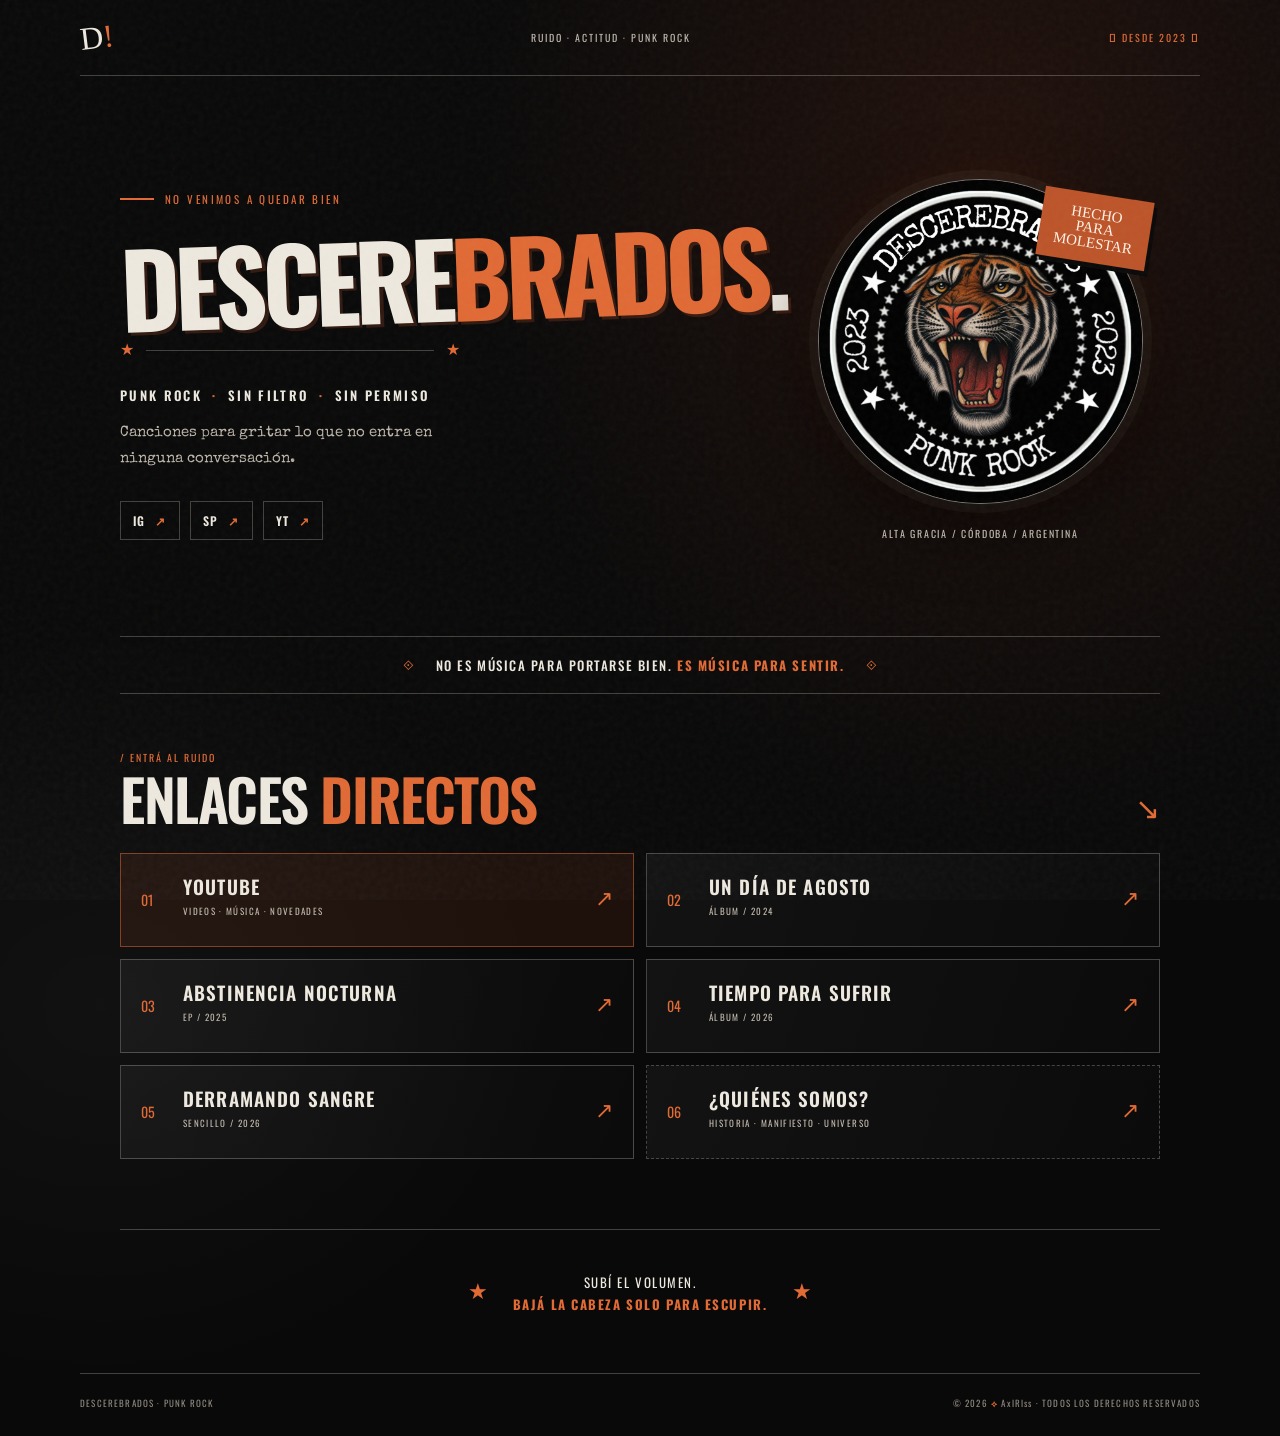
<file: index.html>
<!DOCTYPE html>
<html lang="es">
<head>
  <meta charset="UTF-8">
  <meta name="viewport" content="width=device-width, initial-scale=1.0">
  <meta name="theme-color" content="#090909">
  <meta name="description" content="Descerebrados — Punk Rock. Música sin anestesia.">
  <title>DESCEREBRADOS — Punk Rock</title>
  <link rel="preconnect" href="https://fonts.googleapis.com">
  <link rel="preconnect" href="https://fonts.gstatic.com" crossorigin>
  <link href="https://fonts.googleapis.com/css2?family=Special+Elite&family=Oswald:wght@400;500;600;700&family=Permanent+Marker&display=swap" rel="stylesheet">
  <link rel="stylesheet" href="style.css">
  <link rel="icon" type="image/jpeg" href="img/descerebrados.jpg">
</head>
<body>
  <div class="grain" aria-hidden="true"></div>
  <header class="topbar">
    <a class="wordmark" href="index.html" aria-label="Descerebrados, inicio">D<span>!</span></a>
    <span class="topbar-note">RUIDO · ACTITUD · PUNK ROCK</span>
    <span class="edition">𓂃 DESDE 2023 𓂃</span>
  </header>

  <main class="page-shell">
    <section class="hero">
      <div class="hero-copy">
        <p class="eyebrow"><span class="eyebrow-line"></span> NO VENIMOS A QUEDAR BIEN</p>
        <h1>DESCERE<span class="title-scratch">BRADOS</span><span class="title-dot">.</span></h1>
        <div class="hero-rule"><span>★</span><span class="rule-line"></span><span>★</span></div>
        <p class="hero-description">PUNK ROCK <b>·</b> SIN FILTRO <b>·</b> SIN PERMISO</p>
        <p class="hero-note">Canciones para gritar lo que no entra en ninguna conversación.</p>

        <div class="socials" aria-label="Redes y plataformas">
          <a href="https://www.instagram.com/descerebradospunk?rpxt=M2lobWRsZ2F1aWp5" title="Instagram" aria-label="Instagram">IG <span>↗</span></a>
          <a href="https://open.spotify.com/artist/02fVrUEDbxpB2tgXLrXdPh?si=jeLZSshETL2uIfMCENlvfA&utm_source=copy-link" title="Spotify" aria-label="Spotify">SP <span>↗</span></a>
          <a href="https://youtube.com/@descerebradospunk?si=O5l0WMzapq0pIVds" title="YouTube" aria-label="YouTube">YT <span>↗</span></a>
        </div>
      </div>

      <div class="hero-art">
        <div class="art-stamp">HECHO<br>PARA<br>MOLESTAR</div>
        <div class="logo-frame">
          <img src="img/descerebrados.jpg" alt="Emblema de Descerebrados: un tigre rugiendo rodeado por el nombre de la banda">
        </div>
        <span class="art-caption">ALTA GRACIA / CÓRDOBA / ARGENTINA</span>
      </div>
    </section>

    <section class="manifest-strip">
      <span class="strip-star">⟐</span>
      <p>NO ES MÚSICA PARA PORTARSE BIEN. <strong>ES MÚSICA PARA SENTIR.</strong></p>
      <span class="strip-star">⟐</span>
    </section>

    <section class="links-section">
      <div class="section-heading">
        <span class="section-index"> / ENTRÁ AL RUIDO</span>
        <h2>ENLACES <em>DIRECTOS</em></h2>
        <span class="heading-mark">↘</span>
      </div>

      <div class="links">
        <a class="link-card link-main" href="https://youtube.com/@descerebradospunk?si=O5l0WMzapq0pIVds">
          <span class="link-number">01</span><span class="link-label">YOUTUBE</span><span class="link-sub">VIDEOS · MÚSICA · NOVEDADES</span><span class="link-arrow">↗</span>
        </a>
        <a class="link-card" href="https://youtube.com/playlist?list=OLAK5uy_nI7erVl03Zz8Q6A6b9JojOai1NKm7esso&si=NfUvljk67UU0oKY1">
          <span class="link-number">02</span><span class="link-label">UN DÍA DE AGOSTO</span><span class="link-sub">ÁLBUM / 2024</span><span class="link-arrow">↗</span>
        </a>
        <a class="link-card" href="https://www.youtube.com/watch?v=nkx_JwMuAl4&list=OLAK5uy_ntcu2CamSIvmJQ2w4Q-isyV2_NoxkYuB8">
          <span class="link-number">03</span><span class="link-label">ABSTINENCIA NOCTURNA</span><span class="link-sub">EP / 2025</span><span class="link-arrow">↗</span>
        </a>
        <a class="link-card" href="https://youtube.com/playlist?list=OLAK5uy_mvg9mj_Gw8fTQRAodVWlT4DooTTb1y5MU&si=VgX7QgdFvApoIN7x ">
          <span class="link-number">04</span><span class="link-label">TIEMPO PARA SUFRIR</span><span class="link-sub">ÁLBUM / 2026</span><span class="link-arrow">↗</span>
        </a>
         <a class="link-card" href="https://youtube.com/playlist?list=OLAK5uy_nfcNLJDIbh2gyM3xZ7RZw9WMGU2oznl8U&si=I6-kHShzOt-xz66W ">
          <span class="link-number">05</span><span class="link-label">DERRAMANDO SANGRE</span><span class="link-sub">SENCILLO / 2026</span><span class="link-arrow">↗</span>
        </a>
        <a class="link-card link-bio" href="quien-soy.html">
          <span class="link-number">06</span><span class="link-label">¿QUIÉNES SOMOS?</span><span class="link-sub">HISTORIA · MANIFIESTO · UNIVERSO</span><span class="link-arrow">↗</span>
        </a>
       
      </div>
    </section>

    <section class="closing">
      <span class="closing-star">★</span>
      <p>SUBÍ EL VOLUMEN.<br><strong>BAJÁ LA CABEZA SOLO PARA ESCUPIR.</strong></p>
      <span class="closing-star">★</span>
    </section>
  </main>

  <footer>
    <span>DESCEREBRADOS · PUNK ROCK</span>
    <span>© 2026 <b>⟡</b> AxlRlss · TODOS LOS DERECHOS RESERVADOS</span>
  </footer>
</body>
</html>
</file>
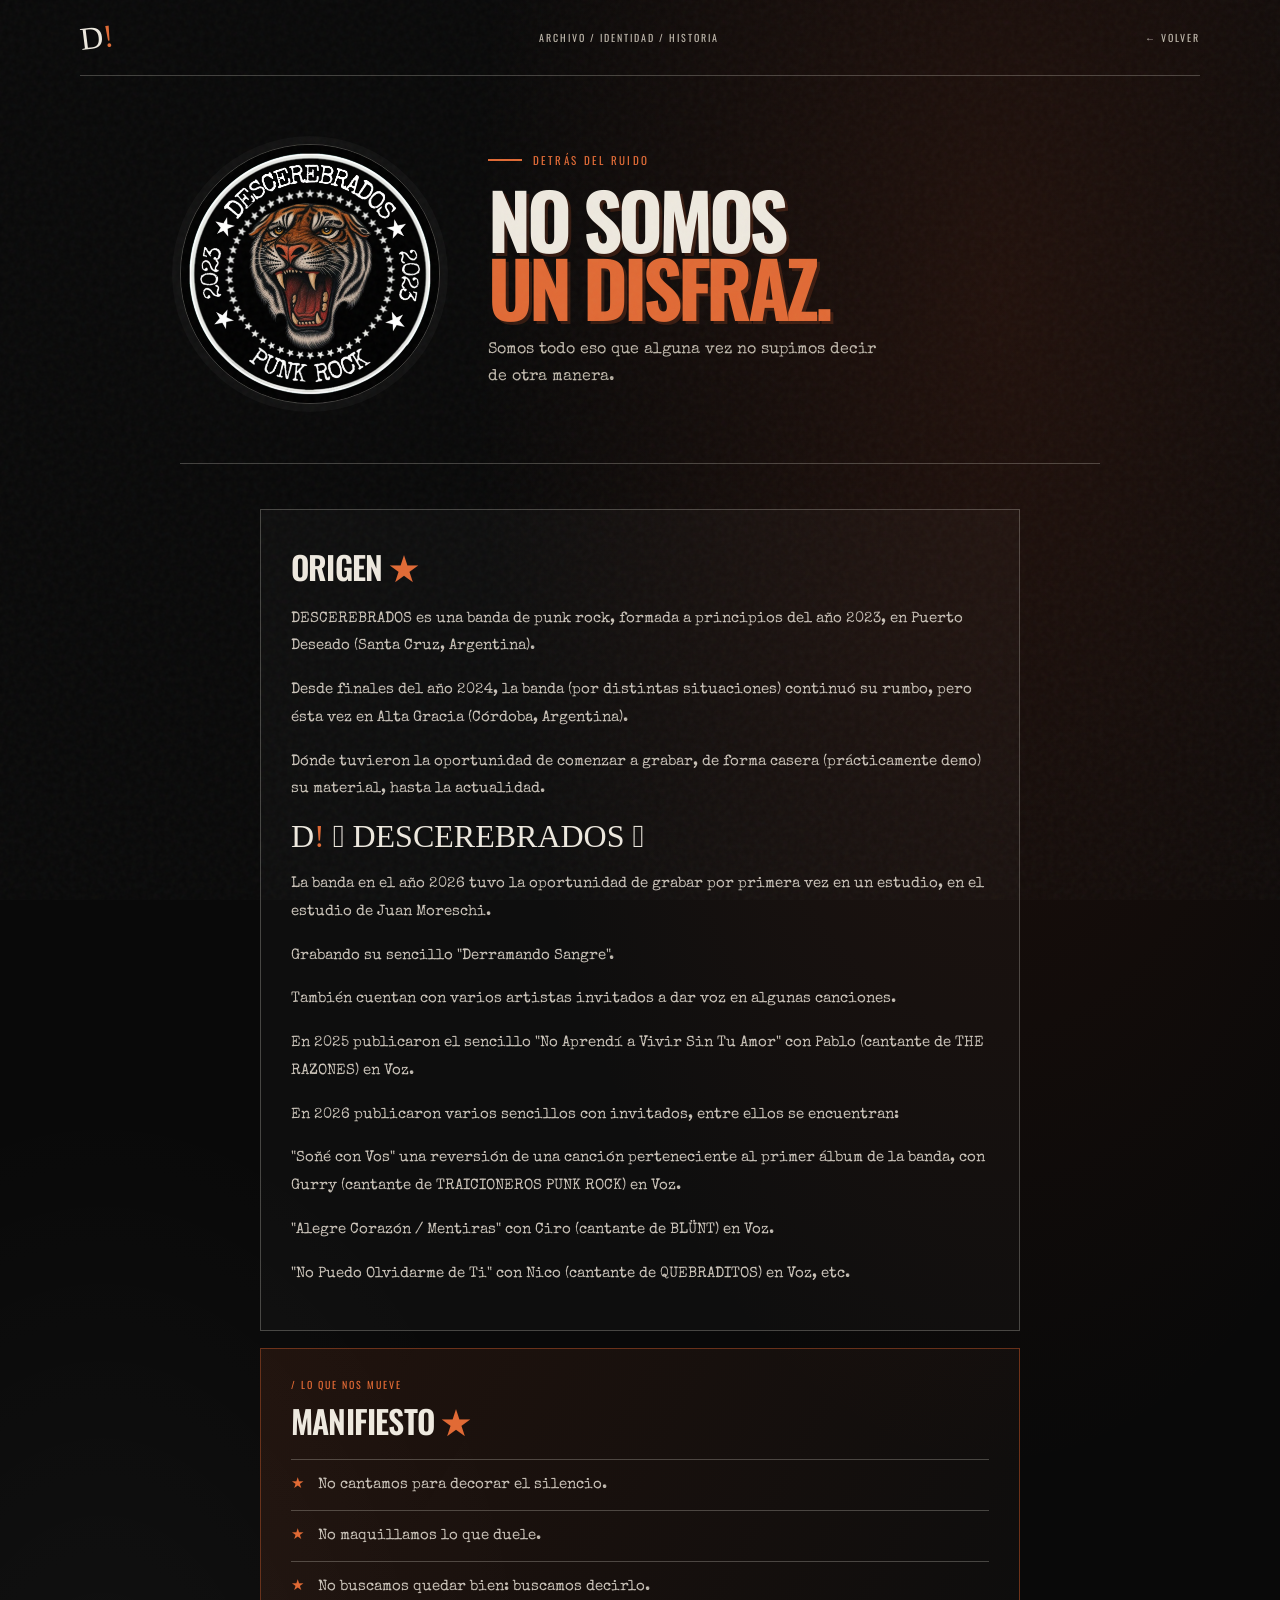
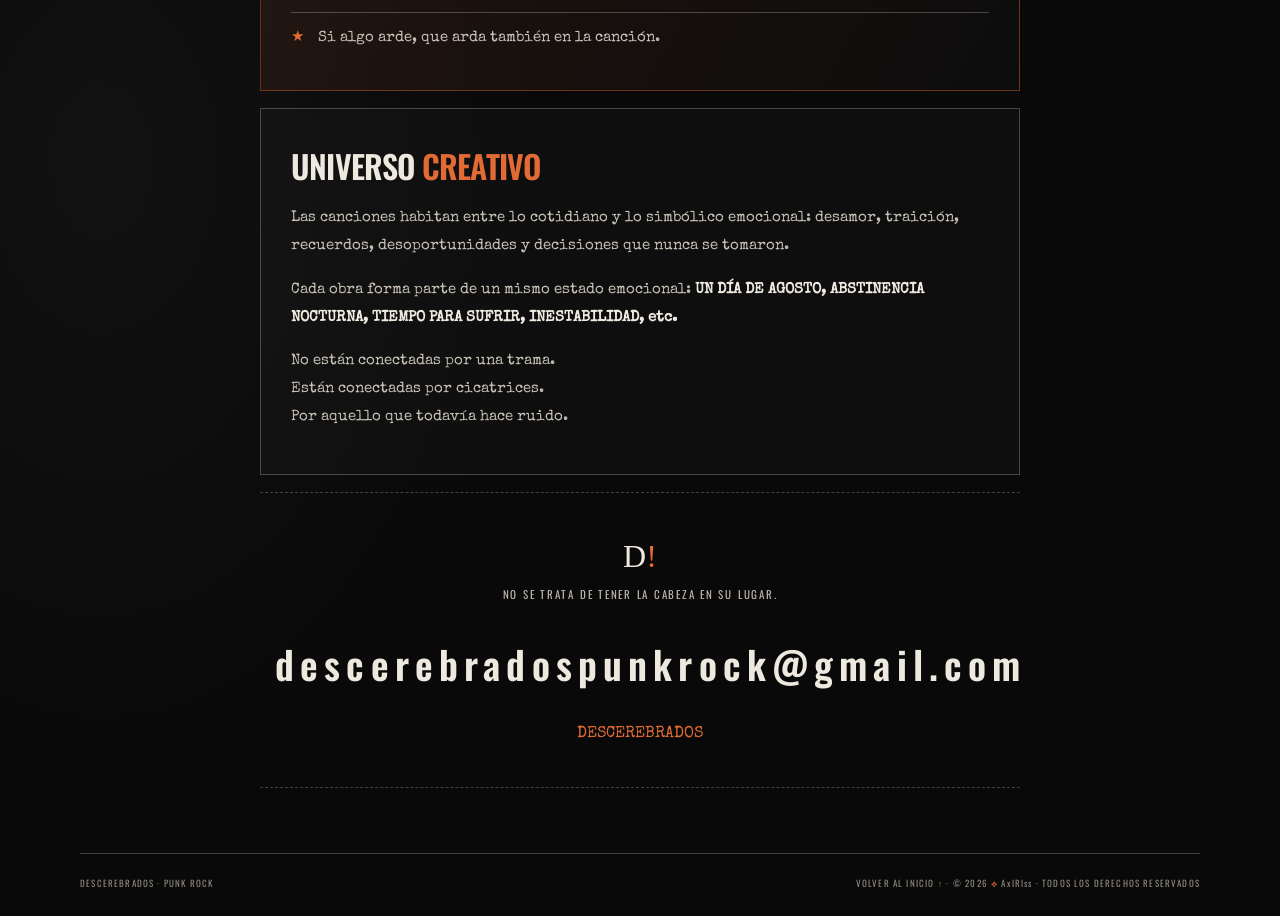
<file: quien-soy.html>
<!DOCTYPE html>
<html lang="es">
<head>
  <meta charset="UTF-8">
  <meta name="viewport" content="width=device-width, initial-scale=1.0">
  <meta name="theme-color" content="#090909">
  <title>DESCEREBRADOS — La historia</title>
  <link rel="preconnect" href="https://fonts.googleapis.com">
  <link rel="preconnect" href="https://fonts.gstatic.com" crossorigin>
  <link href="https://fonts.googleapis.com/css2?family=Special+Elite&family=Oswald:wght@400;500;600;700&family=Permanent+Marker&display=swap" rel="stylesheet">
  <link rel="stylesheet" href="style.css">
  <link rel="icon" type="image/jpeg" href="img/descerebrados.jpg">
</head>
<body class="bio-page">
  <div class="grain" aria-hidden="true"></div>
  <header class="topbar">
    <a class="wordmark" href="index.html" aria-label="Volver al inicio">D<span>!</span></a>
    <span class="topbar-note">ARCHIVO / IDENTIDAD / HISTORIA</span>
    <a class="back-link" href="index.html">← VOLVER</a>
  </header>

  <main class="bio-shell">
    <section class="bio-hero">
      <div class="bio-logo"><img src="img/descerebrados.jpg" alt="Logo de Descerebrados"></div>
      <div>
        <p class="eyebrow"><span class="eyebrow-line"></span> DETRÁS DEL RUIDO</p>
        <h1>NO SOMOS<br><em>UN DISFRAZ.</em></h1>
        <p class="bio-lead">Somos todo eso que alguna vez no supimos decir de otra manera.</p>
      </div>
    </section>

    <div class="bio-content">
      <section class="bio-block">
        <h2>ORIGEN <span>★</span></h2>
      <p> DESCEREBRADOS es una banda de punk rock, formada a principios del año 2023, en Puerto Deseado (Santa Cruz, Argentina).</p>
      <p>Desde finales del año 2024, la banda (por distintas situaciones) continuó su rumbo, pero ésta vez en Alta Gracia (Córdoba, Argentina).</p>
      <p>Dónde tuvieron la oportunidad de comenzar a grabar, de forma casera (prácticamente demo) su material, hasta la actualidad.</p>
      
        <a class="wordmark" aria-label="Descerebrados">D<span>!</span> 𓂃 DESCEREBRADOS 𓂃 </a>
        
      <p>La banda en el año 2026 tuvo la oportunidad de grabar por primera vez en un estudio, en el estudio de Juan Moreschi.</p>
      <p>Grabando su sencillo "Derramando Sangre".</p>
      <p>También cuentan con varios artistas invitados a dar voz en algunas canciones.</p>
      <p>En 2025 publicaron el sencillo "No Aprendí a Vivir Sin Tu Amor" con Pablo (cantante de THE RAZONES) en Voz.</p>
      <p>En 2026 publicaron varios sencillos con invitados, entre ellos se encuentran:</p>
      <p>"Soñé con Vos" una reversión de una canción perteneciente al primer álbum de la banda, con Gurry (cantante de TRAICIONEROS PUNK ROCK) en Voz.</p>
      <p>"Alegre Corazón / Mentiras" con Ciro (cantante de BLÜNT) en Voz.</p>
      <p>"No Puedo Olvidarme de Ti" con Nico (cantante de QUEBRADITOS) en Voz, etc.</p>
      </section>

      <section class="bio-block manifesto">
        <span class="section-index">/ LO QUE NOS MUEVE</span>
        <h2>MANIFIESTO <span>★</span></h2>
        <ul>
          <li>No cantamos para decorar el silencio.</li>
          <li>No maquillamos lo que duele.</li>
          <li>No buscamos quedar bien: buscamos decirlo.</li>
          <li>Si algo arde, que arda también en la canción.</li>
        </ul>
      </section>

      <section class="bio-block">
        <h2>UNIVERSO <em>CREATIVO</em></h2>
        <p>Las canciones habitan entre lo cotidiano y lo simbólico emocional: desamor, traición, recuerdos, desoportunidades y decisiones que nunca se tomaron.</p>
        <p>Cada obra forma parte de un mismo estado emocional: <strong>UN DÍA DE AGOSTO, ABSTINENCIA NOCTURNA, TIEMPO PARA SUFRIR, INESTABILIDAD, etc.</strong></p>
        <p>No están conectadas por una trama.<br>Están conectadas por cicatrices.<br>Por aquello que todavía hace ruido.</p>
      </section>

      <section class="bio-sign">
         <a class="wordmark" aria-label="Descerebrados">D<span>!</span></a>
        <p>NO SE TRATA DE TENER LA CABEZA EN SU LUGAR.</p>
        <p class="sign-big">descerebradospunkrock@gmail.com</p>
        <span class="signature">𓂃 DESCEREBRADOS 𓂃</span>
      </section>
    </div>
  </main>

  <footer>
    <span>DESCEREBRADOS · PUNK ROCK</span>
    <span><a href="index.html">VOLVER AL INICIO ↑</a> · © 2026 <b>⟡</b> AxlRlss · TODOS LOS DERECHOS RESERVADOS</span>
  </footer>
</body>
</html>
</file>
<file: style.css>
@import url('https://fonts.googleapis.com/css2?family=Special+Elite&family=Oswald:wght@400;500;600;700&family=Permanent+Marker&display=swap');

:root {
  --black: #090909;
  --black-soft: #11100f;
  --paper: #eee9df;
  --paper-dim: #bdb6aa;
  --rust: #bd5429;
  --rust-bright: #e16a35;
  --line: rgba(238,233,223,.25);
  --display: 'Oswald', Impact, sans-serif;
  --rough: 'Special Elite', Georgia, serif;
  --marker: 'Permanent Marker', cursive;
}

* { box-sizing: border-box; }
html { scroll-behavior: smooth; }
body {
  margin: 0;
  min-height: 100vh;
  color: var(--paper);
  background:
    radial-gradient(ellipse at 78% 12%, rgba(157,57,25,.16), transparent 33rem),
    radial-gradient(ellipse at 8% 70%, rgba(255,255,255,.035), transparent 28rem),
    var(--black);
  font-family: var(--rough);
  overflow-x: hidden;
  position: relative;
}
body::before {
  content: "";
  position: fixed;
  inset: 0;
  pointer-events: none;
  opacity: .12;
  z-index: 0;
  background-image: repeating-linear-gradient(0deg, transparent 0 3px, rgba(255,255,255,.025) 4px);
}
.grain {
  position: fixed;
  inset: 0;
  pointer-events: none;
  z-index: 10;
  opacity: .12;
  background-image: url("data:image/svg+xml,%3Csvg viewBox='0 0 180 180' xmlns='http://www.w3.org/2000/svg'%3E%3Cfilter id='n'%3E%3CfeTurbulence type='fractalNoise' baseFrequency='.9' numOctaves='3' stitchTiles='stitch'/%3E%3C/filter%3E%3Crect width='100%25' height='100%25' filter='url(%23n)' opacity='.35'/%3E%3C/svg%3E");
}
a { color: inherit; }
.topbar, .page-shell, footer, .bio-shell { position: relative; z-index: 1; }
.topbar {
  width: min(1120px, calc(100% - 48px));
  margin: 0 auto;
  min-height: 76px;
  display: flex;
  align-items: center;
  justify-content: space-between;
  border-bottom: 1px solid var(--line);
}
.wordmark {
  font: 2rem var(--marker);
  color: var(--paper);
  text-decoration: none;
  transform: rotate(-7deg);
}
.wordmark span { color: var(--rust-bright); }
.topbar-note, .edition, .back-link {
  font: 10px var(--display);
  letter-spacing: .2em;
  color: var(--paper-dim);
}
.edition { color: var(--rust-bright); }
.back-link { text-decoration: none; }
.back-link:hover, footer a:hover { color: var(--rust-bright); }
.page-shell { width: min(1040px, calc(100% - 48px)); margin: 0 auto; }
.hero {
  display: grid;
  grid-template-columns: 1.05fr .95fr;
  gap: 48px;
  align-items: center;
  padding: 74px 0 66px;
  min-height: 560px;
}
.eyebrow {
  display: flex;
  align-items: center;
  gap: 11px;
  color: var(--rust-bright);
  font: 11px var(--display);
  letter-spacing: .22em;
}
.eyebrow-line { display: inline-block; width: 34px; height: 2px; background: var(--rust-bright); }
.hero h1, .bio-hero h1 {
  font: 700 clamp(3.7rem, 8vw, 7.2rem)/.88 var(--display);
  letter-spacing: -.055em;
  margin: 24px 0 19px;
  max-width: 650px;
  text-transform: uppercase;
  text-shadow: 3px 3px 0 rgba(189,84,41,.22);
}
.hero h1 { transform: rotate(-2deg); }
.title-scratch { color: var(--rust-bright); }
.title-dot { color: var(--paper); }
.hero-rule { display: flex; align-items: center; gap: 12px; color: var(--rust-bright); width: min(340px, 100%); }
.rule-line { height: 1px; flex: 1; background: var(--line); }
.hero-description { font: 600 13px var(--display); letter-spacing: .18em; margin: 25px 0 10px; }
.hero-description b { color: var(--rust-bright); padding: 0 5px; }
.hero-note { max-width: 370px; color: var(--paper-dim); line-height: 1.7; font-size: 15px; }
.socials { display: flex; gap: 10px; margin-top: 30px; }
.socials a {
  text-decoration: none;
  border: 1px solid var(--line);
  min-width: 58px;
  padding: 10px 12px;
  font: 600 12px var(--display);
  letter-spacing: .12em;
  transition: .2s ease;
}
.socials a span { color: var(--rust-bright); margin-left: 5px; }
.socials a:hover { background: var(--rust); border-color: var(--rust); transform: translateY(-3px) rotate(-2deg); }
.hero-art { position: relative; display: flex; flex-direction: column; align-items: center; }
.logo-frame {
  width: min(100%, 420px);
  aspect-ratio: 1;
  border-radius: 50%;
  overflow: hidden;
  border: 1px solid rgba(238,233,223,.5);
  box-shadow: 0 0 0 9px rgba(238,233,223,.035), 0 22px 70px rgba(0,0,0,.7), 0 0 55px rgba(189,84,41,.12);
  background: #000;
}
.logo-frame img { width: 100%; height: 100%; object-fit: cover; display: block; }
.art-stamp {
  position: absolute;
  z-index: 2;
  top: 4%;
  right: -2%;
  padding: 13px 15px;
  background: var(--rust);
  color: #fff4e8;
  font: 15px/.95 var(--marker);
  text-align: center;
  transform: rotate(9deg);
  box-shadow: 4px 5px 0 var(--black);
}
.art-caption { margin-top: 22px; color: var(--paper-dim); font: 10px var(--display); letter-spacing: .18em; text-align: center; }
.manifest-strip {
  display: flex;
  align-items: center;
  justify-content: center;
  gap: 22px;
  padding: 18px 12px;
  border-top: 1px solid var(--line);
  border-bottom: 1px solid var(--line);
  text-align: center;
}
.manifest-strip p { margin: 0; font: 500 13px var(--display); letter-spacing: .12em; }
.manifest-strip strong { color: var(--rust-bright); }
.strip-star { color: var(--rust-bright); font-size: 18px; }
.links-section { padding: 76px 0 70px; }
.section-heading { display: flex; align-items: end; gap: 18px; margin-bottom: 25px; position: relative; }
.section-index { display: block; color: var(--rust-bright); font: 10px var(--display); letter-spacing: .2em; }
.section-heading .section-index { position: absolute; top: -20px; }
.section-heading h2, .bio-block h2 {
  margin: 0;
  font: 600 clamp(2rem, 5vw, 3.6rem)/1 var(--display);
  letter-spacing: -.025em;
}
.section-heading h2 em, .bio-block h2 em { color: var(--rust-bright); font-style: normal; }
.heading-mark { margin-left: auto; color: var(--rust-bright); font-size: 30px; }
.links { display: grid; grid-template-columns: 1fr 1fr; gap: 12px; }
.link-card {
  position: relative;
  min-height: 94px;
  display: grid;
  grid-template-columns: 42px 1fr 28px;
  grid-template-rows: 1fr 1fr;
  align-items: center;
  padding: 18px 20px;
  text-decoration: none;
  border: 1px solid var(--line);
  background: linear-gradient(110deg, rgba(255,255,255,.045), rgba(255,255,255,.012));
  transition: .22s ease;
  overflow: hidden;
}
.link-card::before {
  content: "";
  position: absolute;
  left: 0; top: 0; bottom: 0;
  width: 3px;
  background: var(--rust);
  transform: scaleY(0);
  transition: .2s ease;
}
.link-card:hover { transform: translate(-3px, -3px); border-color: rgba(225,106,53,.7); background: rgba(189,84,41,.12); box-shadow: 5px 5px 0 rgba(189,84,41,.2); }
.link-card:hover::before { transform: scaleY(1); }
.link-number { grid-row: 1 / 3; color: var(--rust-bright); font: 14px var(--display); }
.link-label { align-self: end; font: 600 19px var(--display); letter-spacing: .06em; }
.link-sub { align-self: start; color: var(--paper-dim); font: 9px var(--display); letter-spacing: .15em; margin-top: 4px; }
.link-arrow { grid-column: 3; grid-row: 1 / 3; justify-self: end; color: var(--rust-bright); font-size: 22px; }
.link-main { background: rgba(189,84,41,.12); border-color: rgba(225,106,53,.5); }
.link-bio { border-style: dashed; }
.closing {
  display: flex;
  align-items: center;
  justify-content: center;
  gap: 25px;
  text-align: center;
  padding: 28px 12px 45px;
  border-top: 1px solid var(--line);
}
.closing p { font: 13px/1.7 var(--display); letter-spacing: .12em; }
.closing strong { color: var(--rust-bright); }
.closing-star { color: var(--rust-bright); font-size: 22px; }
footer {
  width: min(1120px, calc(100% - 48px));
  margin: 0 auto;
  padding: 22px 0 26px;
  border-top: 1px solid var(--line);
  display: flex;
  justify-content: space-between;
  gap: 15px;
  color: #8c867d;
  font: 9px var(--display);
  letter-spacing: .13em;
}
footer b { color: var(--rust-bright); }
footer a { color: inherit; text-decoration: none; }

/* BIOGRAFÍA */
.bio-shell { width: min(920px, calc(100% - 48px)); margin: 0 auto; }
.bio-hero { display: grid; grid-template-columns: 260px 1fr; align-items: center; gap: 48px; padding: 65px 0 55px; border-bottom: 1px solid var(--line); }
.bio-logo { width: 100%; aspect-ratio: 1; border-radius: 50%; overflow: hidden; border: 1px solid var(--line); box-shadow: 0 0 0 8px rgba(255,255,255,.035); }
.bio-logo img { width: 100%; height: 100%; object-fit: cover; display: block; }
.bio-hero h1 { font-size: clamp(3rem, 6vw, 5.5rem); margin: 17px 0; }
.bio-hero h1 em { color: var(--rust-bright); font-style: normal; }
.bio-lead { color: var(--paper-dim); line-height: 1.7; max-width: 400px; }
.bio-content { max-width: 760px; margin: 0 auto; padding: 45px 0 65px; }
.bio-block { padding: 28px 30px; margin-bottom: 17px; border: 1px solid var(--line); background: rgba(255,255,255,.025); }
.bio-block h2 { margin: 13px 0 22px; font-size: 2rem; }
.bio-block h2 span { color: var(--rust-bright); }
.bio-block p, .bio-block li { color: #c9c2b8; font: 15px/1.85 var(--rough); letter-spacing: 0; }
.bio-block p + p { margin-top: 16px; }
.bio-block strong { color: var(--paper); }
.manifesto { border-color: rgba(189,84,41,.5); background: linear-gradient(120deg, rgba(189,84,41,.13), rgba(255,255,255,.018)); }
.manifesto ul { list-style: none; padding: 0; margin: 0; }
.manifesto li { padding: 11px 0 11px 27px; border-top: 1px solid var(--line); position: relative; }
.manifesto li::before { content: "★"; position: absolute; left: 0; color: var(--rust-bright); }
.bio-sign { padding: 45px 15px; text-align: center; border-top: 1px dashed var(--line); border-bottom: 1px dashed var(--line); }
.signature-mark { font: 3rem var(--marker); color: var(--rust-bright); }
.bio-sign p { font: 11px var(--display); letter-spacing: .16em; color: var(--paper-dim); }
.bio-sign .sign-big { font: 600 clamp(1.4rem, 4vw, 2.4rem)/1.25 var(--display); color: var(--paper); }
.bio-sign .signature { color: var(--rust-bright); margin-top: 22px; }

@media (max-width: 760px) {
  .hero { grid-template-columns: 1fr; gap: 40px; padding: 55px 0 48px; }
  .hero-copy { text-align: center; }
  .eyebrow { justify-content: center; }
  .hero h1 { font-size: clamp(3.4rem, 13vw, 5.7rem); }
  .hero-rule, .hero-note { margin-left: auto; margin-right: auto; }
  .socials { justify-content: center; }
  .hero-art { width: min(440px, 90%); margin: 0 auto; }
  .art-stamp { right: -4%; }
  .bio-hero { grid-template-columns: 190px 1fr; gap: 28px; }
  .bio-hero h1 { font-size: clamp(2.8rem, 8vw, 4rem); }
}
@media (max-width: 540px) {
  .topbar, footer { width: calc(100% - 32px); }
  .topbar { min-height: 64px; }
  .topbar-note { font-size: 8px; letter-spacing: .12em; }
  .edition { display: none; }
  .page-shell, .bio-shell { width: calc(100% - 32px); }
  .hero { padding-top: 43px; }
  .hero h1 { font-size: clamp(3rem, 14vw, 4.7rem); }
  .hero-description { font-size: 11px; }
  .manifest-strip { gap: 10px; }
  .manifest-strip p { font-size: 10px; line-height: 1.6; }
  .links-section { padding: 60px 0 45px; }
  .links { grid-template-columns: 1fr; gap: 10px; }
  .link-card { min-height: 82px; padding: 14px 15px; }
  .link-label { font-size: 17px; }
  .closing { gap: 12px; }
  .closing p { font-size: 11px; }
  footer { flex-direction: column; text-align: center; line-height: 1.7; }
  .bio-hero { grid-template-columns: 1fr; text-align: center; padding: 42px 0; gap: 28px; }
  .bio-logo { width: min(220px, 70%); margin: 0 auto; }
  .bio-hero .eyebrow { justify-content: center; }
  .bio-hero h1 { font-size: clamp(3rem, 13vw, 4.5rem); }
  .bio-lead { margin-inline: auto; }
  .bio-content { padding: 30px 0 45px; }
  .bio-block { padding: 22px 19px; }
  .bio-block p, .bio-block li { font-size: 14px; }
}
</file>
